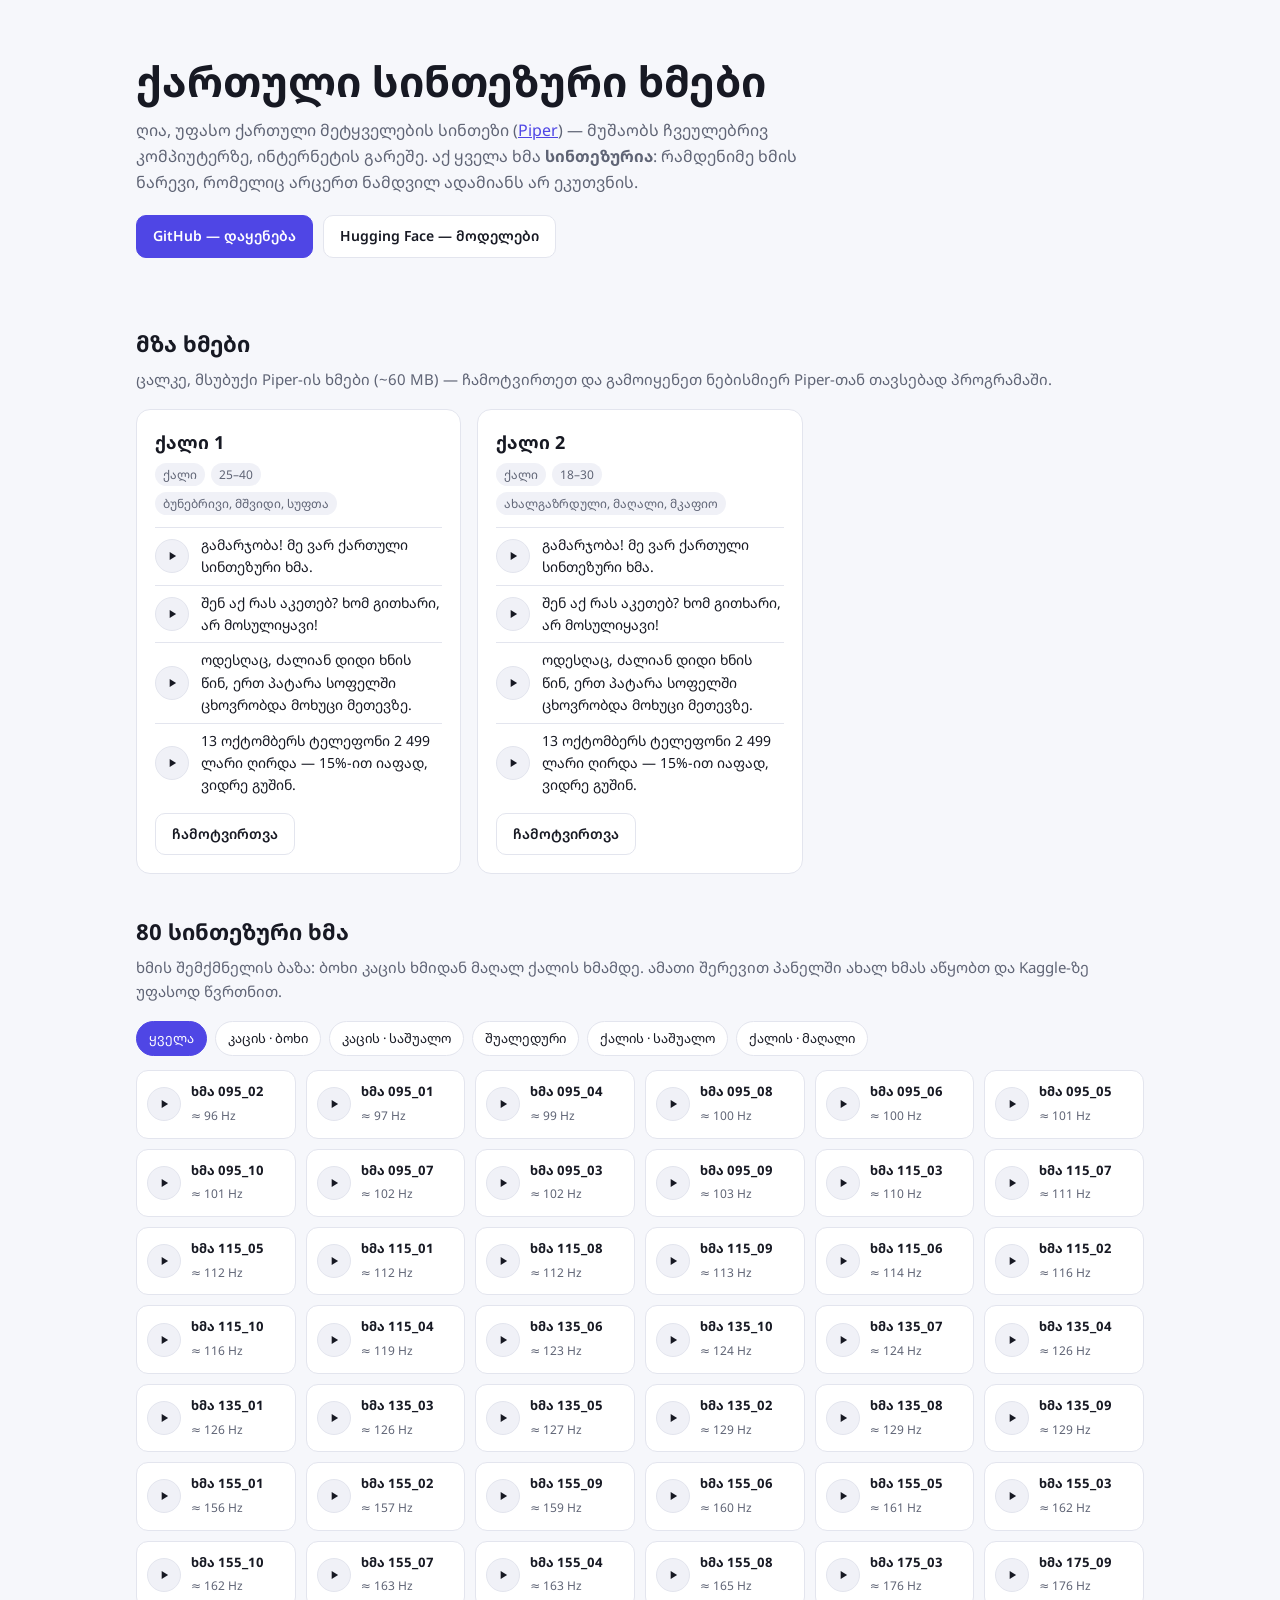
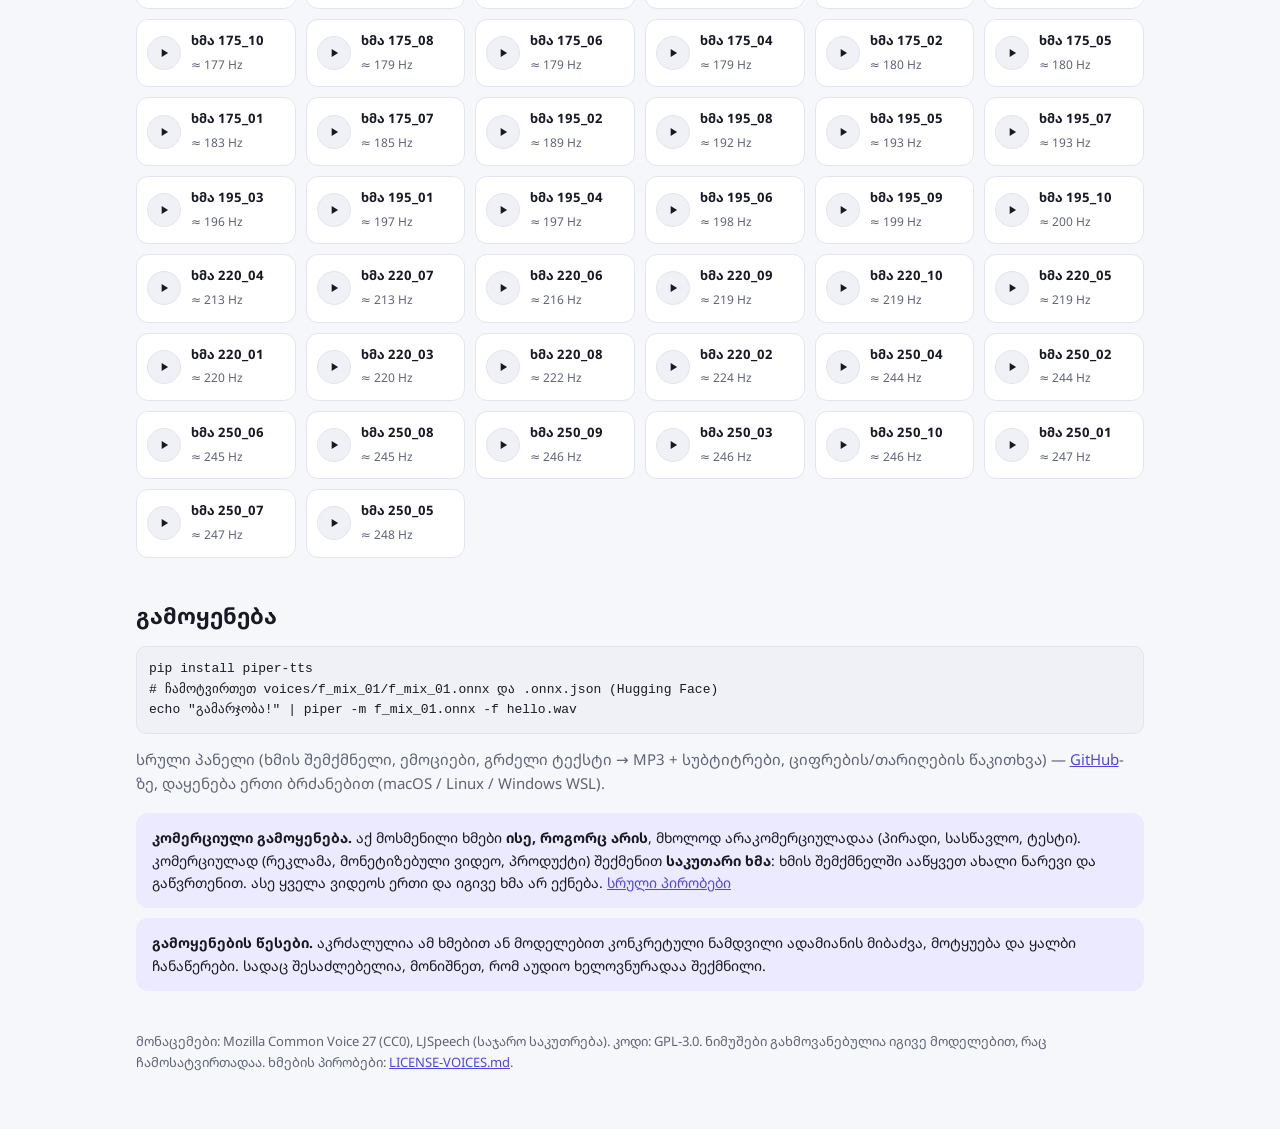
<file: docs/index.html>
<!doctype html>
<html lang="ka">
<head>
<meta charset="utf-8">
<meta name="viewport" content="width=device-width, initial-scale=1">
<title>aivoice — ქართული სინთეზური ხმები</title>
<meta name="description" content="ქართული მეტყველების სინთეზი (Piper): მზა ხმები და 80 სინთეზური ხმა — მოუსმინეთ ბრაუზერში.">
<link rel="preconnect" href="https://fonts.googleapis.com">
<link href="https://fonts.googleapis.com/css2?family=Noto+Sans+Georgian:wght@400;600;700&display=swap" rel="stylesheet">
<style>
  :root {
    --bg: #f6f7fb; --surface: #ffffff; --surface-2: #f0f1f7; --text: #171923; --muted: #5f6475;
    --border: #e3e5ee; --accent: #4f46e5; --accent-soft: #eceafe; --ok: #0f8a5f;
  }
  @media (prefers-color-scheme: dark) {
    :root { --bg: #0f1117; --surface: #171a23; --surface-2: #1e2230; --text: #e8eaf2; --muted: #9aa1b5;
            --border: #2a2f40; --accent: #8b85ff; --accent-soft: #252445; --ok: #4fd1a1; }
  }
  * { box-sizing: border-box; }
  body { margin: 0; background: var(--bg); color: var(--text);
         font: 16px/1.6 "Noto Sans Georgian", system-ui, -apple-system, "Segoe UI", sans-serif; }
  .wrap { max-width: 1040px; margin: 0 auto; padding: 0 16px; }
  header { padding: 56px 0 28px; }
  h1 { font-size: clamp(28px, 5vw, 42px); line-height: 1.2; margin: 0 0 12px; }
  .lead { color: var(--muted); max-width: 720px; margin: 0 0 20px; }
  .links { display: flex; flex-wrap: wrap; gap: 10px; }
  .btn { display: inline-flex; align-items: center; gap: 8px; padding: 9px 16px; border-radius: 10px; text-decoration: none;
         border: 1px solid var(--border); background: var(--surface); color: var(--text); font-weight: 600; font-size: 14px; }
  .btn.primary { background: var(--accent); border-color: var(--accent); color: #fff; }
  h2 { font-size: 22px; margin: 40px 0 6px; }
  .sub { color: var(--muted); margin: 0 0 18px; font-size: 15px; }
  .cards { display: grid; grid-template-columns: repeat(auto-fill, minmax(300px, 1fr)); gap: 16px; }
  .card { background: var(--surface); border: 1px solid var(--border); border-radius: 14px; padding: 18px; }
  .card h3 { margin: 0; font-size: 18px; }
  .tags { display: flex; flex-wrap: wrap; gap: 6px; margin: 6px 0 12px; }
  .tag { font-size: 12px; padding: 2px 8px; border-radius: 999px; background: var(--surface-2); color: var(--muted); }
  .row { display: grid; grid-template-columns: 36px 1fr; gap: 10px; align-items: center; padding: 6px 0; border-top: 1px solid var(--border); }
  .row:first-of-type { border-top: 0; }
  .row p { margin: 0; font-size: 14px; }
  .play { width: 34px; height: 34px; border-radius: 50%; border: 1px solid var(--border); background: var(--surface-2);
          color: var(--text); cursor: pointer; display: grid; place-items: center; padding: 0; }
  .play:hover, .play.on { background: var(--accent); border-color: var(--accent); color: #fff; }
  .play svg { width: 14px; height: 14px; }
  .bands { display: flex; flex-wrap: wrap; gap: 8px; margin: 0 0 14px; }
  .chip { padding: 6px 12px; border-radius: 999px; border: 1px solid var(--border); background: var(--surface); color: var(--text);
          cursor: pointer; font: inherit; font-size: 13px; }
  .chip[aria-pressed="true"] { background: var(--accent); border-color: var(--accent); color: #fff; }
  .grid { display: grid; grid-template-columns: repeat(auto-fill, minmax(150px, 1fr)); gap: 10px; }
  .syn { display: flex; align-items: center; gap: 10px; background: var(--surface); border: 1px solid var(--border);
         border-radius: 12px; padding: 10px; }
  .syn b { font-size: 13px; display: block; }
  .syn span { font-size: 12px; color: var(--muted); }
  .note { background: var(--accent-soft); border-radius: 12px; padding: 14px 16px; font-size: 14px; }
  pre { background: var(--surface-2); border: 1px solid var(--border); border-radius: 10px; padding: 12px; overflow-x: auto; font-size: 13px; }
  footer { color: var(--muted); font-size: 13px; padding: 40px 0 56px; }
  a { color: var(--accent); }
</style>
</head>
<body>
<div class="wrap">
  <header>
    <h1>ქართული სინთეზური ხმები</h1>
    <p class="lead">ღია, უფასო ქართული მეტყველების სინთეზი (<a href="https://github.com/OHF-Voice/piper1-gpl">Piper</a>) — მუშაობს
      ჩვეულებრივ კომპიუტერზე, ინტერნეტის გარეშე. აქ ყველა ხმა <b>სინთეზურია</b>: რამდენიმე ხმის ნარევი, რომელიც არცერთ ნამდვილ ადამიანს არ ეკუთვნის.</p>
    <div class="links">
      <a class="btn primary" href="https://github.com/mvardukaze/aivoice">GitHub — დაყენება</a>
      <a class="btn" href="https://huggingface.co/mvarduka/aivoice-voices">Hugging Face — მოდელები</a>
    </div>
  </header>

  <section>
    <h2>მზა ხმები</h2>
    <p class="sub">ცალკე, მსუბუქი Piper-ის ხმები (~60 MB) — ჩამოტვირთეთ და გამოიყენეთ ნებისმიერ Piper-თან თავსებად პროგრამაში.</p>
    <div class="cards" id="voices"></div>
  </section>

  <section>
    <h2>80 სინთეზური ხმა</h2>
    <p class="sub">ხმის შემქმნელის ბაზა: ბოხი კაცის ხმიდან მაღალ ქალის ხმამდე. ამათი შერევით პანელში ახალ ხმას აწყობთ და Kaggle-ზე უფასოდ წვრთნით.</p>
    <div class="bands" id="bands"></div>
    <div class="grid" id="synthetic"></div>
  </section>

  <section>
    <h2>გამოყენება</h2>
    <pre><code>pip install piper-tts
# ჩამოტვირთეთ voices/f_mix_01/f_mix_01.onnx და .onnx.json (Hugging Face)
echo "გამარჯობა!" | piper -m f_mix_01.onnx -f hello.wav</code></pre>
    <p class="sub">სრული პანელი (ხმის შემქმნელი, ემოციები, გრძელი ტექსტი → MP3 + სუბტიტრები, ციფრების/თარიღების წაკითხვა) —
      <a href="https://github.com/mvardukaze/aivoice">GitHub</a>-ზე, დაყენება ერთი ბრძანებით (macOS / Linux / Windows WSL).</p>
    <div class="note" style="margin-bottom:10px"><b>კომერციული გამოყენება.</b> აქ მოსმენილი ხმები <b>ისე, როგორც არის</b>, მხოლოდ არაკომერციულადაა (პირადი, სასწავლო, ტესტი).
      კომერციულად (რეკლამა, მონეტიზებული ვიდეო, პროდუქტი) შექმენით <b>საკუთარი ხმა</b>: ხმის შემქმნელში ააწყვეთ ახალი ნარევი და გაწვრთენით.
      ასე ყველა ვიდეოს ერთი და იგივე ხმა არ ექნება. <a href="https://github.com/mvardukaze/aivoice/blob/main/LICENSE-VOICES.md">სრული პირობები</a></div>
    <div class="note"><b>გამოყენების წესები.</b> აკრძალულია ამ ხმებით ან მოდელებით კონკრეტული ნამდვილი ადამიანის მიბაძვა, მოტყუება და ყალბი ჩანაწერები.
      სადაც შესაძლებელია, მონიშნეთ, რომ აუდიო ხელოვნურადაა შექმნილი.</div>
  </section>

  <footer>
    მონაცემები: Mozilla Common Voice 27 (CC0), LJSpeech (საჯარო საკუთრება). კოდი: GPL-3.0.
    ნიმუშები გახმოვანებულია იგივე მოდელებით, რაც ჩამოსატვირთადაა. ხმების პირობები: <a href="https://github.com/mvardukaze/aivoice/blob/main/LICENSE-VOICES.md">LICENSE-VOICES.md</a>.
  </footer>
</div>
<audio id="player" preload="none"></audio>
<script>
  const PLAY = '<svg viewBox="0 0 24 24" fill="currentColor"><path d="M8 5v14l11-7z"/></svg>';
  const PAUSE = '<svg viewBox="0 0 24 24" fill="currentColor"><path d="M6 5h4v14H6zm8 0h4v14h-4z"/></svg>';
  const esc = (s) => String(s ?? "").replace(/[&<>"]/g, (c) => ({ "&": "&amp;", "<": "&lt;", ">": "&gt;", '"': "&quot;" })[c]);
  const player = document.getElementById("player");
  let current = null;
  function bindPlay(root) {
    root.querySelectorAll(".play").forEach((b) => b.addEventListener("click", () => {
      if (current === b && !player.paused) { player.pause(); return; }
      if (current) { current.classList.remove("on"); current.innerHTML = PLAY; }
      current = b; b.classList.add("on"); b.innerHTML = PAUSE;
      player.src = "audio/" + b.dataset.file; player.play();
    }));
  }
  player.addEventListener("ended", () => { if (current) { current.classList.remove("on"); current.innerHTML = PLAY; } });
  player.addEventListener("pause", () => { if (current) current.innerHTML = PLAY; });

  const BANDS = [["ყველა", 0, 999], ["კაცის · ბოხი", 0, 125], ["კაცის · საშუალო", 125, 150], ["შუალედური", 150, 185],
                 ["ქალის · საშუალო", 185, 215], ["ქალის · მაღალი", 215, 999]];
  fetch("samples.json").then((r) => r.json()).then((d) => {
    const vb = document.getElementById("voices");
    vb.innerHTML = d.voices.map((v) => `
      <div class="card">
        <h3>${esc(v.name)}</h3>
        <div class="tags">${[v.gender, v.age, v.character].filter(Boolean).map((t) => `<span class="tag">${esc(t)}</span>`).join("")}</div>
        ${v.files.map((f, i) => `<div class="row"><button class="play" data-file="${esc(f)}" aria-label="მოსმენა">${PLAY}</button><p>${esc(d.phrases[i])}</p></div>`).join("")}
        <div class="links" style="margin-top:10px">${v.download ? `<a class="btn" href="https://huggingface.co/mvarduka/aivoice-voices/tree/main/voices/${esc(v.id)}">ჩამოტვირთვა</a>` : `<span class="tag">ჩამოტვირთვა — მალე</span>`}</div>
      </div>`).join("");
    bindPlay(vb);

    const bands = document.getElementById("bands"), grid = document.getElementById("synthetic");
    let band = 0;
    const render = () => {
      const [, lo, hi] = BANDS[band];
      const list = d.synthetic.filter((s) => s.f0 >= lo && s.f0 < hi);
      grid.innerHTML = list.map((s) => `
        <div class="syn"><button class="play" data-file="${esc(s.file)}" aria-label="მოსმენა">${PLAY}</button>
          <div><b>${esc(s.name.replace("syn", "ხმა "))}</b><span>≈ ${Math.round(s.f0)} Hz</span></div></div>`).join("");
      bindPlay(grid);
      bands.querySelectorAll(".chip").forEach((c, i) => c.setAttribute("aria-pressed", i === band));
    };
    bands.innerHTML = BANDS.map(([t], i) => `<button class="chip" aria-pressed="${i === 0}">${t}</button>`).join("");
    bands.querySelectorAll(".chip").forEach((c, i) => c.addEventListener("click", () => { band = i; render(); }));
    render();
  });
</script>
</body>
</html>
</file>
